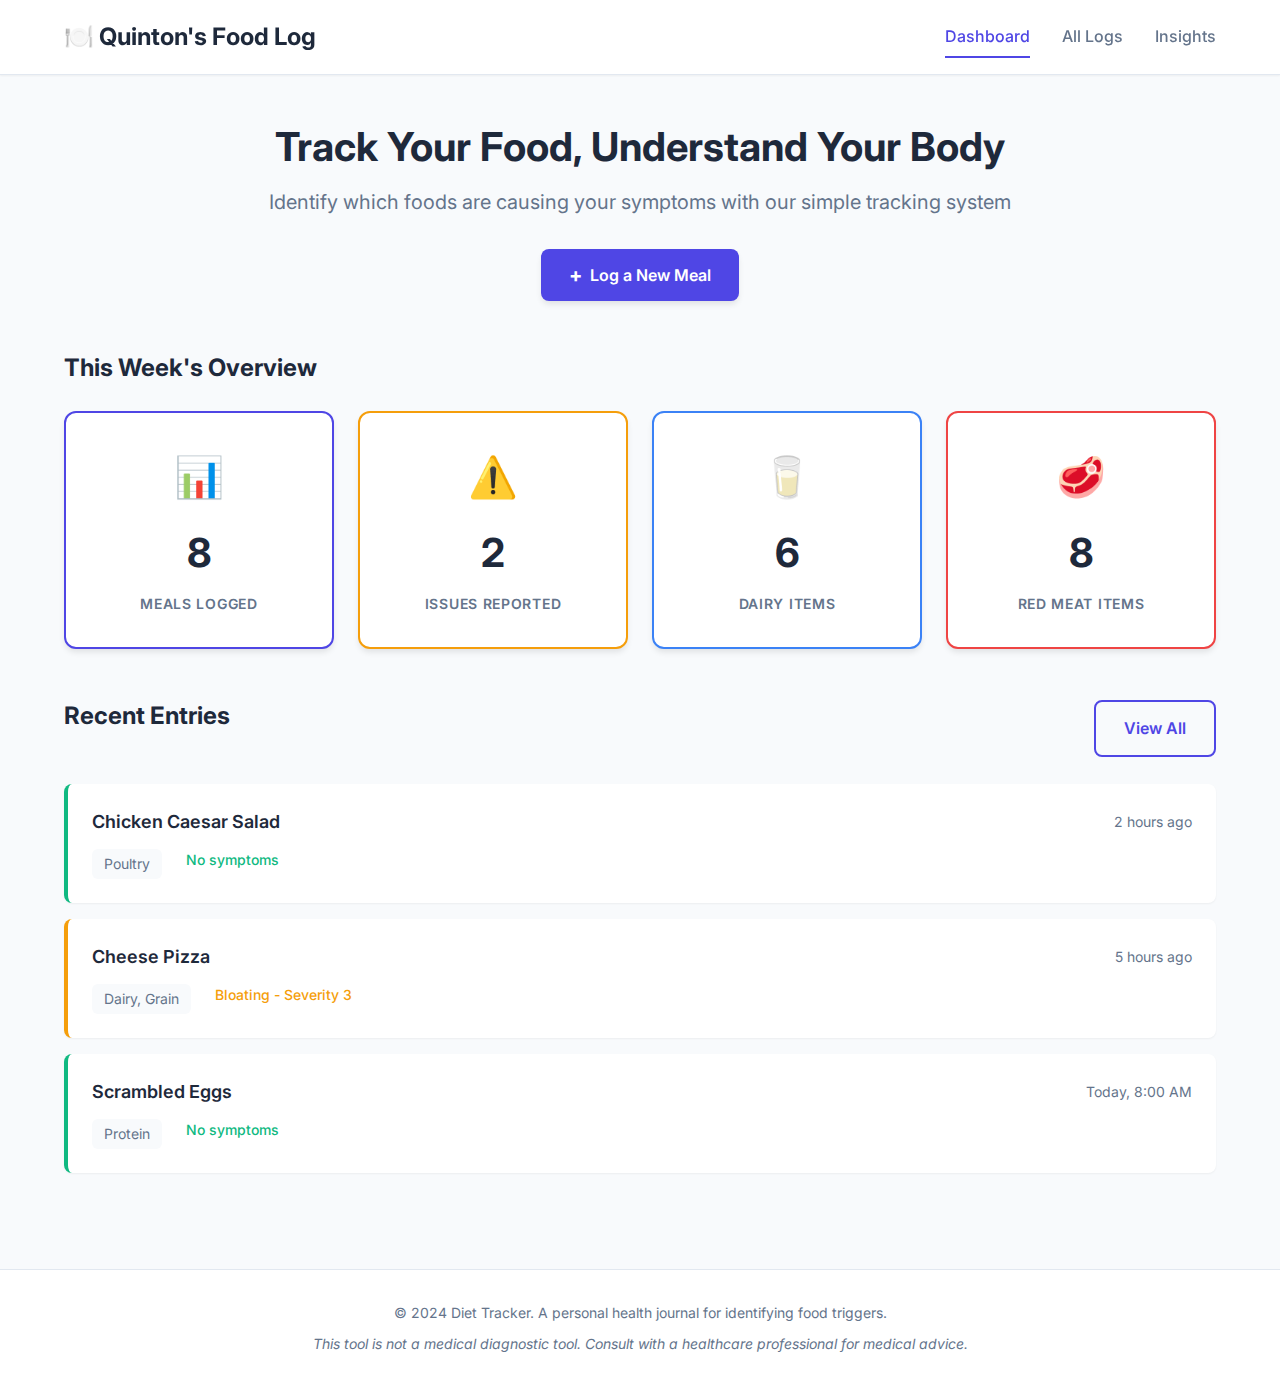
<file: index.html>
<!doctype html>
<html lang="en">

<head>
  <meta charset="utf-8">
  <title>Diet Tracker - Your Personal Food Journal</title>
  <meta name="description" content="Track your meals and identify food triggers for your symptoms">
  <meta name="viewport" content="width=device-width, initial-scale=1">
  <link rel="stylesheet" href="css/style.css">
  <link rel="preconnect" href="https://fonts.googleapis.com">
  <link rel="preconnect" href="https://fonts.gstatic.com" crossorigin>
  <link href="https://fonts.googleapis.com/css2?family=Inter:wght@400;500;600;700&display=swap" rel="stylesheet">
</head>

<body>
  <!-- Header -->
  <header class="header">
    <div class="container">
      <div class="header-content">
        <h1 class="logo">🍽️ Quinton's Food Log</h1>
        <nav class="nav">
          <a href="index.html" class="nav-link active">Dashboard</a>
          <a href="logs.html" class="nav-link">All Logs</a>
          <a href="#" class="nav-link">Insights</a>
        </nav>
      </div>
    </div>
  </header>

  <!-- Main Content -->
  <main class="main">
    <div class="container">
      
      <!-- Hero Section -->
      <section class="hero">
        <div class="hero-content">
          <h2 class="hero-title">Track Your Food, Understand Your Body</h2>
          <p class="hero-subtitle">Identify which foods are causing your symptoms with our simple tracking system</p>
          <button class="btn btn-primary" id="logMealBtn">
            <span class="btn-icon">+</span>
            Log a New Meal
          </button>
        </div>
      </section>

      <!-- Stats Section -->
      <section class="stats">
        <h3 class="section-title">This Week's Overview</h3>
        <div class="stats-grid">
          <div class="stat-card stat-card-primary">
            <div class="stat-icon">📊</div>
            <div class="stat-value" id="mealsCount">12</div>
            <div class="stat-label">Meals Logged</div>
          </div>
          <div class="stat-card stat-card-warning">
            <div class="stat-icon">⚠️</div>
            <div class="stat-value" id="issuesCount">3</div>
            <div class="stat-label">Issues Reported</div>
          </div>
          <div class="stat-card stat-card-info">
            <div class="stat-icon">🥛</div>
            <div class="stat-value" id="dairyCount">9</div>
            <div class="stat-label">Dairy Items</div>
          </div>
          <div class="stat-card stat-card-danger">
            <div class="stat-icon">🥩</div>
            <div class="stat-value" id="redMeatCount">12</div>
            <div class="stat-label">Red Meat Items</div>
          </div>
        </div>
      </section>

      <!-- Recent Entries Section -->
      <section class="recent-entries">
        <div class="section-header">
          <h3 class="section-title">Recent Entries</h3>
          <a href="logs.html" class="btn btn-secondary">View All</a>
        </div>
        <div class="entries-list" id="entriesList">
          <!-- Sample Entry -->
          <div class="entry-card">
            <div class="entry-header">
              <span class="entry-title">Chicken Caesar Salad</span>
              <span class="entry-time">2 hours ago</span>
            </div>
            <div class="entry-details">
              <span class="entry-category">Poultry</span>
              <span class="entry-symptom">No symptoms</span>
            </div>
          </div>
          <div class="entry-card entry-warning">
            <div class="entry-header">
              <span class="entry-title">Cheese Pizza</span>
              <span class="entry-time">5 hours ago</span>
            </div>
            <div class="entry-details">
              <span class="entry-category">Dairy, Grain</span>
              <span class="entry-symptom has-symptom">Bloating - Severity 3</span>
            </div>
          </div>
          <div class="entry-card">
            <div class="entry-header">
              <span class="entry-title">Scrambled Eggs</span>
              <span class="entry-time">Today, 8:00 AM</span>
            </div>
            <div class="entry-details">
              <span class="entry-category">Protein</span>
              <span class="entry-symptom">No symptoms</span>
            </div>
          </div>
        </div>
      </section>

    </div>
  </main>

  <!-- Footer -->
  <footer class="footer">
    <div class="container">
      <p>&copy; 2024 Diet Tracker. A personal health journal for identifying food triggers.</p>
      <p class="disclaimer">This tool is not a medical diagnostic tool. Consult with a healthcare professional for medical advice.</p>
    </div>
  </footer>

  <script type="module" src="js/main.js"></script>
</body>

</html>
</file>
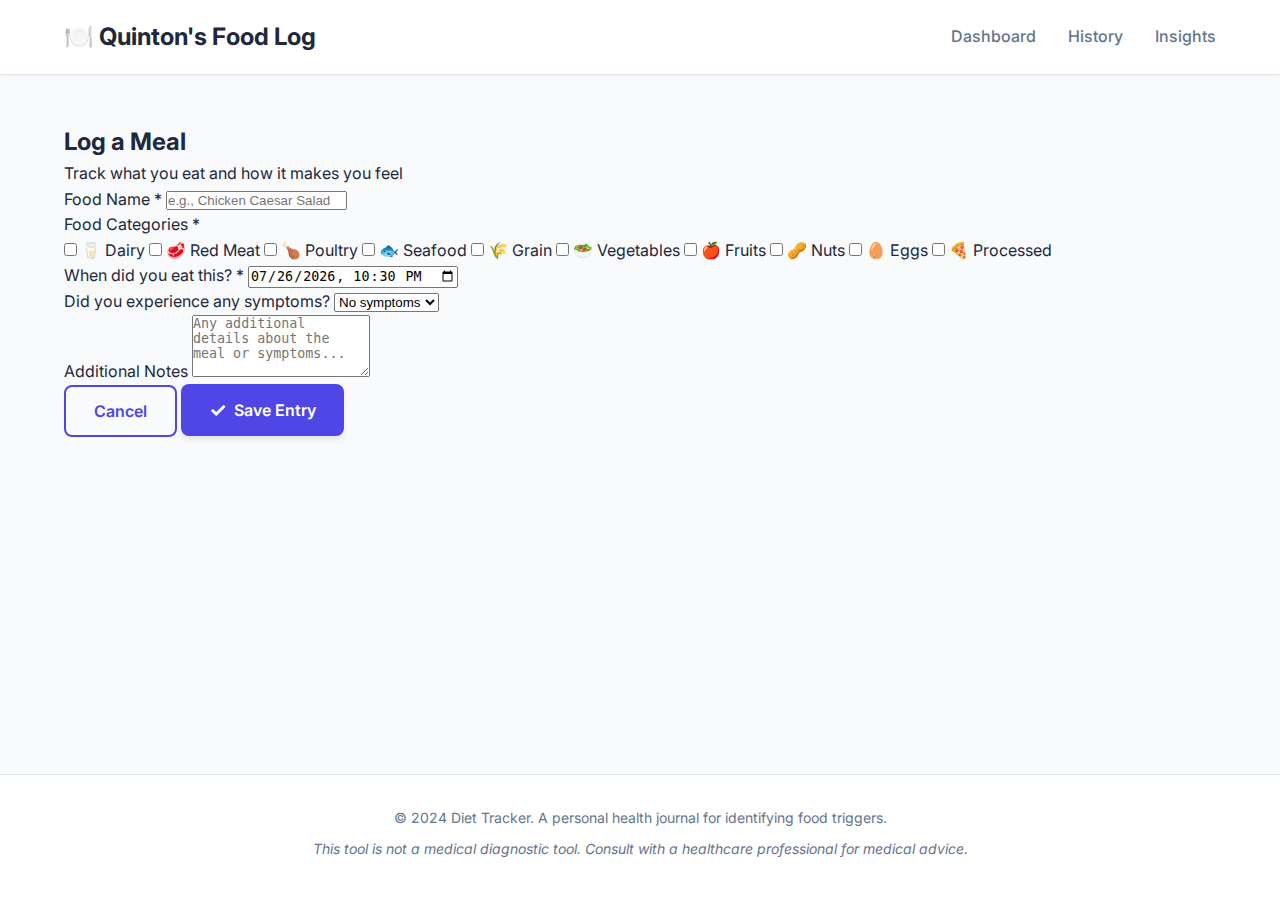
<file: add-meal.html>
<!doctype html>
<html lang="en">

<head>
  <meta charset="utf-8">
  <title>Log Meal - Diet Tracker</title>
  <meta name="description" content="Log your meals and track symptoms">
  <meta name="viewport" content="width=device-width, initial-scale=1">
  <link rel="stylesheet" href="css/style.css">
  <link rel="preconnect" href="https://fonts.googleapis.com">
  <link rel="preconnect" href="https://fonts.gstatic.com" crossorigin>
  <link href="https://fonts.googleapis.com/css2?family=Inter:wght@400;500;600;700&display=swap" rel="stylesheet">
</head>

<body>
  <!-- Header -->
  <header class="header">
    <div class="container">
      <div class="header-content">
        <h1 class="logo">🍽️ Quinton's Food Log</h1>
        <nav class="nav">
          <a href="index.html" class="nav-link">Dashboard</a>
          <a href="#" class="nav-link">History</a>
          <a href="#" class="nav-link">Insights</a>
        </nav>
      </div>
    </div>
  </header>

  <!-- Main Content -->
  <main class="main">
    <div class="container">
      
      <!-- Form Section -->
      <section class="form-section">
        <div class="form-header">
          <h2 class="form-title">Log a Meal</h2>
          <p class="form-subtitle">Track what you eat and how it makes you feel</p>
        </div>

        <form id="mealForm" class="meal-form">
          <input type="hidden" id="mealId" name="id">
          
          <!-- Food Name -->
          <div class="form-group">
            <label for="foodName" class="form-label">
              Food Name <span class="required">*</span>
            </label>
            <input 
              type="text" 
              id="foodName" 
              name="foodName" 
              class="form-input"
              placeholder="e.g., Chicken Caesar Salad"
              required
            >
          </div>

          <!-- Food Categories -->
          <div class="form-group">
            <label class="form-label">
              Food Categories <span class="required">*</span>
            </label>
            <div class="checkbox-grid">
              <label class="checkbox-label">
                <input type="checkbox" name="categories" value="dairy">
                <span>🥛 Dairy</span>
              </label>
              <label class="checkbox-label">
                <input type="checkbox" name="categories" value="red-meat">
                <span>🥩 Red Meat</span>
              </label>
              <label class="checkbox-label">
                <input type="checkbox" name="categories" value="poultry">
                <span>🍗 Poultry</span>
              </label>
              <label class="checkbox-label">
                <input type="checkbox" name="categories" value="seafood">
                <span>🐟 Seafood</span>
              </label>
              <label class="checkbox-label">
                <input type="checkbox" name="categories" value="grain">
                <span>🌾 Grain</span>
              </label>
              <label class="checkbox-label">
                <input type="checkbox" name="categories" value="vegetables">
                <span>🥗 Vegetables</span>
              </label>
              <label class="checkbox-label">
                <input type="checkbox" name="categories" value="fruits">
                <span>🍎 Fruits</span>
              </label>
              <label class="checkbox-label">
                <input type="checkbox" name="categories" value="nuts">
                <span>🥜 Nuts</span>
              </label>
              <label class="checkbox-label">
                <input type="checkbox" name="categories" value="eggs">
                <span>🥚 Eggs</span>
              </label>
              <label class="checkbox-label">
                <input type="checkbox" name="categories" value="processed">
                <span>🍕 Processed</span>
              </label>
            </div>
          </div>

          <!-- Timestamp -->
          <div class="form-group">
            <label for="timestamp" class="form-label">
              When did you eat this? <span class="required">*</span>
            </label>
            <input 
              type="datetime-local" 
              id="timestamp" 
              name="timestamp" 
              class="form-input"
              required
            >
          </div>

          <!-- Symptom Section -->
          <div class="form-group">
            <label for="symptom" class="form-label">
              Did you experience any symptoms?
            </label>
            <select id="symptom" name="symptom" class="form-select">
              <option value="">No symptoms</option>
              <option value="bloating">Bloating</option>
              <option value="stomach-pain">Stomach Pain</option>
              <option value="nausea">Nausea</option>
              <option value="headache">Headache</option>
              <option value="fatigue">Fatigue</option>
              <option value="diarrhea">Diarrhea</option>
              <option value="constipation">Constipation</option>
              <option value="heartburn">Heartburn</option>
              <option value="cramps">Cramps</option>
              <option value="other">Other</option>
            </select>
          </div>

          <!-- Severity (shown only when symptom is selected) -->
          <div class="form-group" id="severityGroup" style="display: none;">
            <label for="severity" class="form-label">
              Symptom Severity
            </label>
            <div class="severity-selector">
              <input 
                type="range" 
                id="severity" 
                name="severity" 
                min="1" 
                max="5" 
                value="3"
                class="severity-slider"
              >
              <div class="severity-labels">
                <span>1</span>
                <span>2</span>
                <span>3</span>
                <span>4</span>
                <span>5</span>
              </div>
              <div class="severity-description">
                <span class="severity-text">Mild</span>
                <span class="severity-value" id="severityValue">3</span>
                <span class="severity-text">Severe</span>
              </div>
            </div>
          </div>

          <!-- Notes -->
          <div class="form-group">
            <label for="notes" class="form-label">
              Additional Notes
            </label>
            <textarea 
              id="notes" 
              name="notes" 
              class="form-textarea"
              placeholder="Any additional details about the meal or symptoms..."
              rows="4"
            ></textarea>
          </div>

          <!-- Form Actions -->
          <div class="form-actions">
            <button type="button" class="btn btn-secondary" id="cancelBtn">
              Cancel
            </button>
            <button type="submit" class="btn btn-primary" id="submitBtn">
              <span class="btn-icon">✓</span>
              Save Entry
            </button>
          </div>
        </form>

        <!-- Loading Indicator -->
        <div id="loadingIndicator" class="loading-indicator" style="display: none;">
          <div class="spinner"></div>
          <p>Saving your entry...</p>
        </div>
      </section>

    </div>
  </main>

  <!-- Footer -->
  <footer class="footer">
    <div class="container">
      <p>&copy; 2024 Diet Tracker. A personal health journal for identifying food triggers.</p>
      <p class="disclaimer">This tool is not a medical diagnostic tool. Consult with a healthcare professional for medical advice.</p>
    </div>
  </footer>

  <script type="module" src="js/form.js"></script>
</body>

</html>
</file>
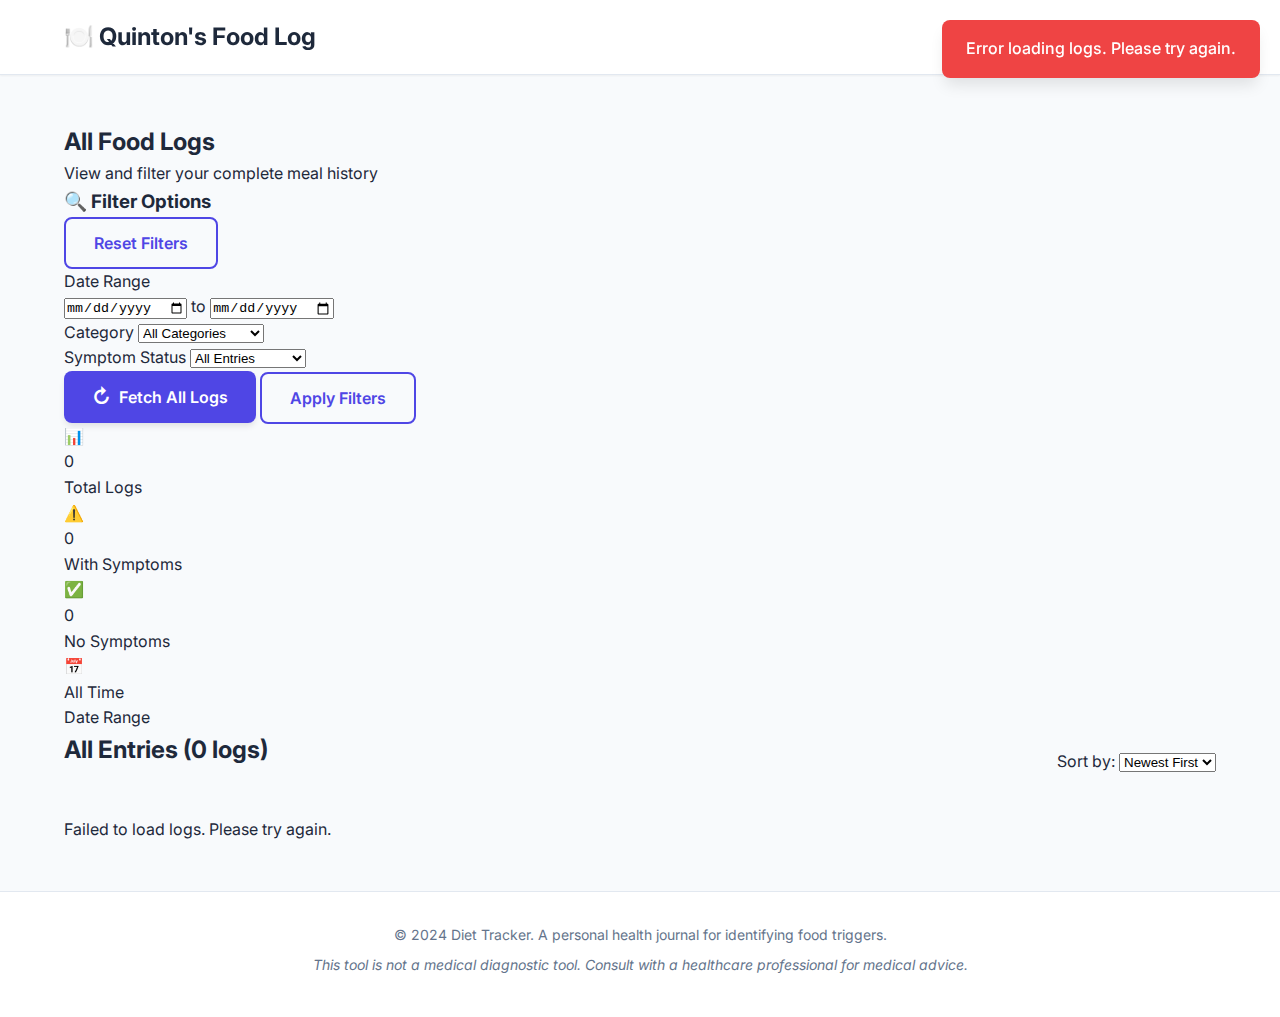
<file: logs.html>
<!doctype html>
<html lang="en">

<head>
  <meta charset="utf-8">
  <title>All Logs - Diet Tracker</title>
  <meta name="description" content="View and filter all your meal logs">
  <meta name="viewport" content="width=device-width, initial-scale=1">
  <link rel="stylesheet" href="css/style.css">
  <link rel="preconnect" href="https://fonts.googleapis.com">
  <link rel="preconnect" href="https://fonts.gstatic.com" crossorigin>
  <link href="https://fonts.googleapis.com/css2?family=Inter:wght@400;500;600;700&display=swap" rel="stylesheet">
</head>

<body>
  <!-- Header -->
  <header class="header">
    <div class="container">
      <div class="header-content">
        <h1 class="logo">🍽️ Quinton's Food Log</h1>
        <nav class="nav">
          <a href="index.html" class="nav-link">Dashboard</a>
          <a href="logs.html" class="nav-link active">All Logs</a>
          <a href="#" class="nav-link">Insights</a>
        </nav>
      </div>
    </div>
  </header>

  <!-- Main Content -->
  <main class="main">
    <div class="container">
      
      <!-- Page Header -->
      <section class="form-header">
        <h2 class="form-title">All Food Logs</h2>
        <p class="form-subtitle">View and filter your complete meal history</p>
      </section>

      <!-- Filter Section -->
      <section class="filter-section">
        <div class="filter-card">
          <div class="filter-header">
            <h3 class="filter-title">🔍 Filter Options</h3>
            <button class="btn btn-secondary btn-sm" id="resetFiltersBtn">Reset Filters</button>
          </div>
          
          <div class="filter-grid">
            <!-- Date Range Filter -->
            <div class="filter-group">
              <label class="filter-label">Date Range</label>
              <div class="date-inputs">
                <input type="date" id="startDate" class="form-input date-input" placeholder="Start Date">
                <span class="date-separator">to</span>
                <input type="date" id="endDate" class="form-input date-input" placeholder="End Date">
              </div>
            </div>

            <!-- Category Filter -->
            <div class="filter-group">
              <label class="filter-label">Category</label>
              <select id="categoryFilter" class="form-select">
                <option value="">All Categories</option>
                <option value="dairy">Dairy</option>
                <option value="red-meat">Red Meat</option>
                <option value="poultry">Poultry</option>
                <option value="fish">Fish</option>
                <option value="vegetables">Vegetables</option>
                <option value="fruits">Fruits</option>
                <option value="grains">Grains</option>
                <option value="nuts">Nuts</option>
                <option value="processed">Processed Foods</option>
              </select>
            </div>

            <!-- Symptom Filter -->
            <div class="filter-group">
              <label class="filter-label">Symptom Status</label>
              <select id="symptomFilter" class="form-select">
                <option value="">All Entries</option>
                <option value="with-symptoms">With Symptoms</option>
                <option value="no-symptoms">No Symptoms</option>
              </select>
            </div>
          </div>

          <!-- Action Buttons -->
          <div class="filter-actions">
            <button class="btn btn-primary" id="fetchLogsBtn">
              <span class="btn-icon">↻</span>
              Fetch All Logs
            </button>
            <button class="btn btn-secondary" id="applyFiltersBtn">Apply Filters</button>
          </div>
        </div>
      </section>

      <!-- Stats Summary -->
      <section class="logs-stats">
        <div class="stats-grid-compact">
          <div class="stat-card-compact">
            <div class="stat-icon-sm">📊</div>
            <div class="stat-info">
              <div class="stat-value-sm" id="totalLogs">0</div>
              <div class="stat-label-sm">Total Logs</div>
            </div>
          </div>
          <div class="stat-card-compact">
            <div class="stat-icon-sm">⚠️</div>
            <div class="stat-info">
              <div class="stat-value-sm" id="logsWithSymptoms">0</div>
              <div class="stat-label-sm">With Symptoms</div>
            </div>
          </div>
          <div class="stat-card-compact">
            <div class="stat-icon-sm">✅</div>
            <div class="stat-info">
              <div class="stat-value-sm" id="logsNoSymptoms">0</div>
              <div class="stat-label-sm">No Symptoms</div>
            </div>
          </div>
          <div class="stat-card-compact">
            <div class="stat-icon-sm">📅</div>
            <div class="stat-info">
              <div class="stat-value-sm" id="dateRangeDisplay">All Time</div>
              <div class="stat-label-sm">Date Range</div>
            </div>
          </div>
        </div>
      </section>

      <!-- Loading Indicator -->
      <div id="loadingIndicator" class="loading-indicator" style="display: none;">
        <div class="spinner"></div>
        <p>Loading logs...</p>
      </div>

      <!-- Logs List -->
      <section class="logs-section">
        <div class="section-header">
          <h3 class="section-title">
            <span id="logsTitle">All Entries</span>
            <span class="logs-count" id="logsCount">(0 logs)</span>
          </h3>
          <div class="sort-controls">
            <label class="sort-label">Sort by:</label>
            <select id="sortOrder" class="form-select select-sm">
              <option value="newest">Newest First</option>
              <option value="oldest">Oldest First</option>
              <option value="name-asc">Name (A-Z)</option>
              <option value="name-desc">Name (Z-A)</option>
            </select>
          </div>
        </div>

        <div class="entries-list" id="logsList">
          <p class="no-entries">Click "Fetch All Logs" to load your meal history</p>
        </div>
      </section>

    </div>
  </main>

  <!-- Footer -->
  <footer class="footer">
    <div class="container">
      <p>&copy; 2024 Diet Tracker. A personal health journal for identifying food triggers.</p>
      <p class="disclaimer">This tool is not a medical diagnostic tool. Consult with a healthcare professional for medical advice.</p>
    </div>
  </footer>

  <script type="module" src="js/logs.js"></script>
</body>

</html>
</file>
<file: css/style.css>
/* ===================================
   CSS Variables & Reset
   =================================== */
:root {
  --primary-color: #4f46e5;
  --primary-dark: #4338ca;
  --secondary-color: #64748b;
  --success-color: #10b981;
  --warning-color: #f59e0b;
  --danger-color: #ef4444;
  --info-color: #3b82f6;
  
  --bg-main: #f8fafc;
  --bg-card: #ffffff;
  --text-primary: #1e293b;
  --text-secondary: #64748b;
  --border-color: #e2e8f0;
  
  --shadow-sm: 0 1px 2px 0 rgba(0, 0, 0, 0.05);
  --shadow-md: 0 4px 6px -1px rgba(0, 0, 0, 0.1);
  --shadow-lg: 0 10px 15px -3px rgba(0, 0, 0, 0.1);
  
  --radius-sm: 0.375rem;
  --radius-md: 0.5rem;
  --radius-lg: 0.75rem;
}

* {
  margin: 0;
  padding: 0;
  box-sizing: border-box;
}

body {
  font-family: 'Inter', -apple-system, BlinkMacSystemFont, 'Segoe UI', Roboto, sans-serif;
  background-color: var(--bg-main);
  color: var(--text-primary);
  line-height: 1.6;
  min-height: 100vh;
  display: flex;
  flex-direction: column;
}

.container {
  max-width: 1200px;
  margin: 0 auto;
  padding: 0 1.5rem;
  width: 100%;
}

/* ===================================
   Header
   =================================== */
.header {
  background: var(--bg-card);
  border-bottom: 1px solid var(--border-color);
  padding: 1rem 0;
  box-shadow: var(--shadow-sm);
  position: sticky;
  top: 0;
  z-index: 100;
}

.header-content {
  display: flex;
  justify-content: space-between;
  align-items: center;
  gap: 2rem;
}

.logo {
  font-size: 1.5rem;
  font-weight: 700;
  color: var(--text-primary);
  display: flex;
  align-items: center;
  gap: 0.5rem;
}

.nav {
  display: flex;
  gap: 2rem;
}

.nav-link {
  text-decoration: none;
  color: var(--text-secondary);
  font-weight: 500;
  transition: color 0.2s;
  padding: 0.5rem 0;
  position: relative;
}

.nav-link:hover {
  color: var(--primary-color);
}

.nav-link.active {
  color: var(--primary-color);
}

.nav-link.active::after {
  content: '';
  position: absolute;
  bottom: 0;
  left: 0;
  right: 0;
  height: 2px;
  background: var(--primary-color);
}

/* ===================================
   Main Content
   =================================== */
.main {
  flex: 1;
  padding: 3rem 0;
}

/* ===================================
   Hero Section
   =================================== */
.hero {
  text-align: center;
  margin-bottom: 3rem;
}

.hero-content {
  max-width: 800px;
  margin: 0 auto;
}

.hero-title {
  font-size: 2.5rem;
  font-weight: 700;
  margin-bottom: 1rem;
  color: var(--text-primary);
  line-height: 1.2;
}

.hero-subtitle {
  font-size: 1.25rem;
  color: var(--text-secondary);
  margin-bottom: 2rem;
  line-height: 1.5;
}

/* ===================================
   Buttons
   =================================== */
.btn {
  padding: 0.875rem 1.75rem;
  border: none;
  border-radius: var(--radius-md);
  font-size: 1rem;
  font-weight: 600;
  cursor: pointer;
  transition: all 0.2s;
  display: inline-flex;
  align-items: center;
  gap: 0.5rem;
  text-decoration: none;
  font-family: inherit;
}

.btn-primary {
  background: var(--primary-color);
  color: white;
  box-shadow: var(--shadow-md);
}

.btn-primary:hover {
  background: var(--primary-dark);
  transform: translateY(-1px);
  box-shadow: var(--shadow-lg);
}

.btn-primary:active {
  transform: translateY(0);
}

.btn-secondary {
  background: transparent;
  color: var(--primary-color);
  border: 2px solid var(--primary-color);
}

.btn-secondary:hover {
  background: var(--primary-color);
  color: white;
}

.btn-icon {
  font-size: 1.25rem;
  font-weight: 700;
}

/* ===================================
   Stats Section
   =================================== */
.stats {
  margin-bottom: 3rem;
}

.section-title {
  font-size: 1.5rem;
  font-weight: 700;
  margin-bottom: 1.5rem;
  color: var(--text-primary);
}

.stats-grid {
  display: grid;
  grid-template-columns: repeat(auto-fit, minmax(250px, 1fr));
  gap: 1.5rem;
}

.stat-card {
  background: var(--bg-card);
  padding: 2rem;
  border-radius: var(--radius-lg);
  box-shadow: var(--shadow-md);
  text-align: center;
  transition: transform 0.2s;
  border: 2px solid transparent;
}

.stat-card:hover {
  transform: translateY(-2px);
  box-shadow: var(--shadow-lg);
}

.stat-card-primary {
  border-color: var(--primary-color);
}

.stat-card-warning {
  border-color: var(--warning-color);
}

.stat-card-info {
  border-color: var(--info-color);
}

.stat-card-danger {
  border-color: var(--danger-color);
}

.stat-icon {
  font-size: 2.5rem;
  margin-bottom: 0.75rem;
}

.stat-value {
  font-size: 2.5rem;
  font-weight: 700;
  margin-bottom: 0.5rem;
  color: var(--text-primary);
}

.stat-label {
  font-size: 0.875rem;
  color: var(--text-secondary);
  text-transform: uppercase;
  letter-spacing: 0.05em;
  font-weight: 600;
}

/* ===================================
   Recent Entries Section
   =================================== */
.recent-entries {
  margin-bottom: 3rem;
}

.section-header {
  display: flex;
  justify-content: space-between;
  align-items: center;
  margin-bottom: 1.5rem;
  flex-wrap: wrap;
  gap: 1rem;
}

.entries-list {
  display: flex;
  flex-direction: column;
  gap: 1rem;
}

.entry-card {
  background: var(--bg-card);
  padding: 1.5rem;
  border-radius: var(--radius-md);
  box-shadow: var(--shadow-sm);
  border-left: 4px solid var(--success-color);
  transition: all 0.2s;
}

.entry-card:hover {
  box-shadow: var(--shadow-md);
  transform: translateX(4px);
}

.entry-card.entry-warning {
  border-left-color: var(--warning-color);
}

.entry-header {
  display: flex;
  justify-content: space-between;
  align-items: center;
  margin-bottom: 0.75rem;
  flex-wrap: wrap;
  gap: 0.5rem;
}

.entry-title {
  font-weight: 600;
  font-size: 1.125rem;
  color: var(--text-primary);
}

.entry-time {
  font-size: 0.875rem;
  color: var(--text-secondary);
}

.entry-details {
  display: flex;
  gap: 1.5rem;
  flex-wrap: wrap;
}

.entry-category {
  font-size: 0.875rem;
  color: var(--text-secondary);
  background: var(--bg-main);
  padding: 0.25rem 0.75rem;
  border-radius: var(--radius-sm);
}

.entry-symptom {
  font-size: 0.875rem;
  color: var(--success-color);
  font-weight: 500;
}

.entry-symptom.has-symptom {
  color: var(--warning-color);
}

/* ===================================
   Info Section
   =================================== */
.info-section {
  display: grid;
  grid-template-columns: repeat(auto-fit, minmax(300px, 1fr));
  gap: 2rem;
  margin-bottom: 3rem;
}

.info-card {
  background: linear-gradient(135deg, var(--primary-color) 0%, var(--primary-dark) 100%);
  padding: 2rem;
  border-radius: var(--radius-lg);
  color: white;
  box-shadow: var(--shadow-lg);
}

.info-card h3 {
  font-size: 1.25rem;
  margin-bottom: 1rem;
  display: flex;
  align-items: center;
  gap: 0.5rem;
}

.info-list {
  margin-left: 1.5rem;
}

.info-list li {
  margin-bottom: 0.5rem;
  line-height: 1.6;
}

/* ===================================
   Footer
   =================================== */
.footer {
  background: var(--bg-card);
  border-top: 1px solid var(--border-color);
  padding: 2rem 0;
  text-align: center;
  margin-top: auto;
}

.footer p {
  color: var(--text-secondary);
  font-size: 0.875rem;
  margin-bottom: 0.5rem;
}

.disclaimer {
  font-size: 0.75rem;
  font-style: italic;
}

/* ===================================
   Responsive Design
   =================================== */
@media (max-width: 768px) {
  .header-content {
    flex-direction: column;
    align-items: flex-start;
    gap: 1rem;
  }
  
  .nav {
    width: 100%;
    justify-content: space-between;
  }
  
  .hero-title {
    font-size: 2rem;
  }
  
  .hero-subtitle {
    font-size: 1.125rem;
  }
  
  .stats-grid {
    grid-template-columns: repeat(auto-fit, minmax(200px, 1fr));
  }
  
  .stat-value {
    font-size: 2rem;
  }
  
  .section-header {
    flex-direction: column;
    align-items: flex-start;
  }
}

@media (max-width: 480px) {
  .container {
    padding: 0 1rem;
  }
  
  .main {
    padding: 2rem 0;
  }
  
  .hero-title {
    font-size: 1.75rem;
  }
  
  .stats-grid {
    grid-template-columns: 1fr;
  }
  
  .stat-card {
    padding: 1.5rem;
  }
  
  .info-section {
    grid-template-columns: 1fr;
  }
}

/* ===================================
   Animations
   =================================== */
@keyframes slideIn {
  from {
    transform: translateX(100%);
    opacity: 0;
  }
  to {
    transform: translateX(0);
    opacity: 1;
  }
}

@keyframes slideOut {
  from {
    transform: translateX(0);
    opacity: 1;
  }
  to {
    transform: translateX(100%);
    opacity: 0;
  }
}

@keyframes fadeIn {
  from {
    opacity: 0;
    transform: translateY(20px);
  }
  to {
    opacity: 1;
    transform: translateY(0);
  }
}

@keyframes pulse {
  0%, 100% {
    transform: scale(1);
  }
  50% {
    transform: scale(1.05);
  }
}

/* Notification styles */
.notification {
  animation: slideIn 0.3s ease;
}

/* Add smooth hover effects */
.stat-card {
  cursor: pointer;
}

/* Loading state */
.loading {
  opacity: 0.6;
  pointer-events: none;
}

/* Focus styles for accessibility */
.btn:focus,
.nav-link:focus {
  outline: 2px solid var(--primary-color);
  outline-offset: 2px;
}

/* Print styles */
@media print {
  .header,
  .footer,
  .btn,
  .info-section {
    display: none;
  }
  
  .main {
    padding: 0;
  }
  
  .stat-card,
  .entry-card {
    box-shadow: none;
    border: 1px solid #ccc;
  }
}
</file>
